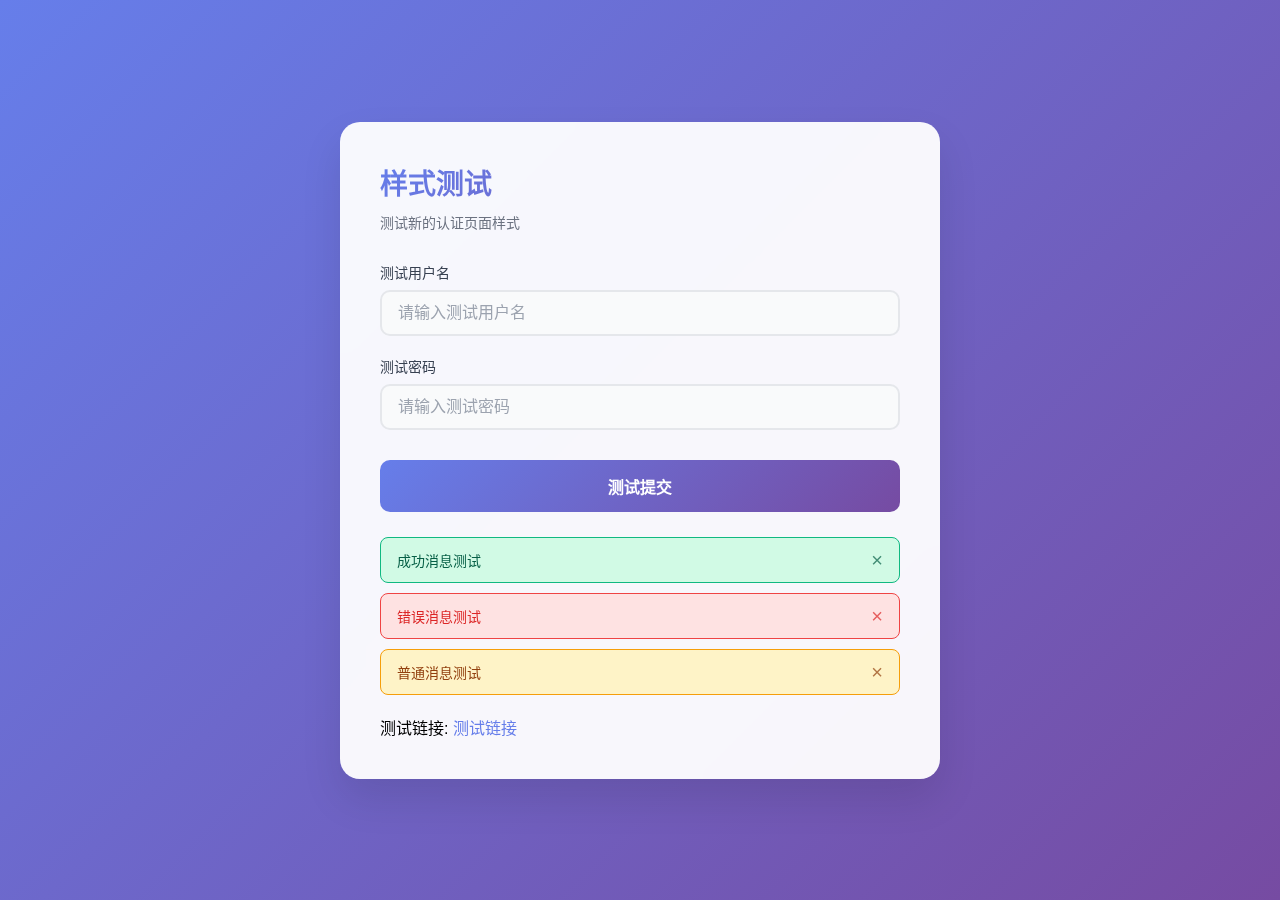
<file: frontend/templates/test.html>
<!DOCTYPE html>
<html lang="zh-CN">
<head>
    <meta charset="UTF-8">
    <meta name="viewport" content="width=device-width, initial-scale=1.0">
    <title>样式测试 - MagicMirror</title>
    <link rel="stylesheet" href="../static/css/auth.css">
</head>
<body>
    <div class="auth-container">
        <div class="auth-header">
            <h1 class="auth-title">样式测试</h1>
            <p class="auth-subtitle">测试新的认证页面样式</p>
        </div>
        
        <form class="auth-form" onsubmit="event.preventDefault(); return false;">
            <div class="form-group">
                <label class="form-label" for="test_username">测试用户名</label>
                <input 
                    type="text" 
                    id="test_username"
                    name="username" 
                    class="form-input" 
                    placeholder="请输入测试用户名"
                    required 
                    minlength="3"
                    maxlength="20"
                >
            </div>
            
            <div class="form-group">
                <label class="form-label" for="test_password">测试密码</label>
                <input 
                    type="password" 
                    id="test_password"
                    name="password" 
                    class="form-input" 
                    placeholder="请输入测试密码"
                    required 
                    minlength="6"
                >
            </div>
            
            <button type="submit" class="form-button">
                测试提交
            </button>
        </form>
        
        <div class="messages">
            <ul class="message-list">
                <li class="message-item success">成功消息测试</li>
                <li class="message-item error">错误消息测试</li>
                <li class="message-item">普通消息测试</li>
            </ul>
        </div>
        
        <div class="auth-links">
            <p>测试链接: <a href="#" class="auth-link">测试链接</a></p>
        </div>
    </div>
    
    <script src="../static/js/auth.js"></script>
</body>
</html>
</file>
<file: frontend/static/css/auth.css>
/* 认证页面样式 - 登录、注册、个人中心 */
* {
    margin: 0;
    padding: 0;
    box-sizing: border-box;
}

body {
    font-family: 'Segoe UI', Tahoma, Geneva, Verdana, sans-serif;
    background: linear-gradient(135deg, #667eea 0%, #764ba2 100%);
    min-height: 100vh;
    display: flex;
    justify-content: center;
    align-items: center;
    padding: 20px;
}

.auth-container {
    background: rgba(255, 255, 255, 0.95);
    backdrop-filter: blur(10px);
    border-radius: 20px;
    box-shadow: 0 20px 40px rgba(0, 0, 0, 0.1);
    padding: 40px;
    width: 100%;
    max-width: 600px;
    text-align: left;
    animation: fadeInUp 0.6s ease-out;
    max-height: 90vh;
    overflow-y: auto;
}

/* 个人中心容器特殊样式 */
.personal-form ~ .speaker-management ~ .personal-actions {
    text-align: center;
}

@keyframes fadeInUp {
    from {
        opacity: 0;
        transform: translateY(30px);
    }
    to {
        opacity: 1;
        transform: translateY(0);
    }
}

.auth-header {
    margin-bottom: 30px;
}

.auth-title {
    font-size: 28px;
    font-weight: 700;
    background: linear-gradient(135deg, #667eea 0%, #764ba2 100%);
    -webkit-background-clip: text;
    -webkit-text-fill-color: transparent;
    background-clip: text;
    margin-bottom: 10px;
}

.auth-subtitle {
    color: #6b7280;
    font-size: 14px;
}

.auth-form {
    margin-bottom: 25px;
}

.form-group {
    margin-bottom: 20px;
    text-align: left;
}

.form-label {
    display: block;
    margin-bottom: 8px;
    color: #374151;
    font-weight: 500;
    font-size: 14px;
}

.form-input {
    width: 100%;
    padding: 12px 16px;
    border: 2px solid #e5e7eb;
    border-radius: 10px;
    font-size: 16px;
    transition: all 0.3s ease;
    background: #f9fafb;
}

.form-input:focus {
    outline: none;
    border-color: #667eea;
    background: #fff;
    box-shadow: 0 0 0 3px rgba(102, 126, 234, 0.1);
}

.form-input::placeholder {
    color: #9ca3af;
}

.form-button {
    width: 100%;
    padding: 14px;
    background: linear-gradient(135deg, #667eea 0%, #764ba2 100%);
    color: white;
    border: none;
    border-radius: 10px;
    font-size: 16px;
    font-weight: 600;
    cursor: pointer;
    transition: all 0.3s ease;
    margin-top: 10px;
}

.form-button:hover {
    transform: translateY(-2px);
    box-shadow: 0 8px 25px rgba(102, 126, 234, 0.3);
}

.form-button:active {
    transform: translateY(0);
}

.auth-links {
    margin-top: 20px;
}

.auth-link {
    color: #667eea;
    text-decoration: none;
    font-weight: 500;
    transition: color 0.3s ease;
}

.auth-link:hover {
    color: #764ba2;
    text-decoration: underline;
}

.auth-divider {
    margin: 25px 0;
    position: relative;
    text-align: center;
}

.auth-divider::before {
    content: '';
    position: absolute;
    top: 50%;
    left: 0;
    right: 0;
    height: 1px;
    background: #e5e7eb;
}

.auth-divider-text {
    background: white;
    padding: 0 15px;
    position: relative;
    color: #9ca3af;
    font-size: 14px;
}

/* 个人中心特殊样式 */
.personal-info {
    background: #f8fafc;
    padding: 20px;
    border-radius: 12px;
    margin-bottom: 25px;
    border: 1px solid #e2e8f0;
}

.current-username {
    font-size: 18px;
    font-weight: 600;
    color: #1f2937;
    margin-bottom: 5px;
}

.personal-actions {
    display: flex;
    gap: 10px;
    margin-top: 20px;
}

.personal-actions .form-button {
    flex: 1;
    margin-top: 0;
}

.personal-actions .form-button.secondary {
    background: #6b7280;
}

.personal-actions .form-button.secondary:hover {
    background: #4b5563;
}

/* 消息提示样式 */
.messages {
    margin: 20px 0;
}

.message-list {
    list-style: none;
    padding: 0;
}

.message-item {
    background: #fef3c7;
    border: 1px solid #f59e0b;
    border-radius: 8px;
    padding: 12px 16px;
    margin-bottom: 10px;
    color: #92400e;
    font-size: 14px;
    animation: slideIn 0.3s ease-out;
}

.message-item.error {
    background: #fee2e2;
    border-color: #ef4444;
    color: #dc2626;
}

.message-item.success {
    background: #d1fae5;
    border-color: #10b981;
    color: #065f46;
}

@keyframes slideIn {
    from {
        opacity: 0;
        transform: translateX(-20px);
    }
    to {
        opacity: 1;
        transform: translateX(0);
    }
}

/* 响应式设计 */
@media (max-width: 480px) {
    .auth-container {
        padding: 30px 20px;
        margin: 10px;
    }
    
    .auth-title {
        font-size: 24px;
    }
    
    .personal-actions {
        flex-direction: column;
    }
}

/* 加载动画 */
.loading {
    display: inline-block;
    width: 20px;
    height: 20px;
    border: 3px solid #f3f3f3;
    border-top: 3px solid #667eea;
    border-radius: 50%;
    animation: spin 1s linear infinite;
}

@keyframes spin {
    0% { transform: rotate(0deg); }
    100% { transform: rotate(360deg); }
}

/* 表单验证样式 */
.form-input.error {
    border-color: #ef4444;
    background: #fef2f2;
}

.form-input.success {
    border-color: #10b981;
    background: #f0fdf4;
}

.error-text {
    color: #ef4444;
    font-size: 12px;
    margin-top: 5px;
    display: block;
}

/* 说话人管理样式 */
.speaker-management {
    margin-top: 30px;
    padding-top: 30px;
    border-top: 2px solid #e5e7eb;
}

.speaker-header {
    margin-bottom: 20px;
}

.speaker-title {
    font-size: 22px;
    font-weight: 600;
    color: #1f2937;
    margin-bottom: 8px;
}

.speaker-subtitle {
    color: #6b7280;
    font-size: 14px;
}

.add-speaker-section {
    margin-bottom: 25px;
}

.add-speaker-btn {
    width: 100%;
    padding: 12px 16px;
    background: linear-gradient(135deg, #667eea 0%, #764ba2 100%);
    color: white;
    border: none;
    border-radius: 10px;
    font-size: 14px;
    font-weight: 500;
    cursor: pointer;
    transition: all 0.3s ease;
    display: flex;
    align-items: center;
    justify-content: center;
    gap: 8px;
}

.add-speaker-btn:hover {
    transform: translateY(-2px);
    box-shadow: 0 4px 12px rgba(102, 126, 234, 0.3);
}

.add-speaker-btn:disabled {
    opacity: 0.6;
    cursor: not-allowed;
    transform: none;
}

.add-speaker-form {
    margin-top: 20px;
    padding: 20px;
    background: #f8fafc;
    border-radius: 12px;
    border: 1px solid #e2e8f0;
    animation: slideDown 0.3s ease-out;
}

@keyframes slideDown {
    from {
        opacity: 0;
        transform: translateY(-10px);
    }
    to {
        opacity: 1;
        transform: translateY(0);
    }
}

.add-speaker-form h3 {
    font-size: 18px;
    font-weight: 600;
    color: #1f2937;
    margin-bottom: 20px;
}

.add-speaker-form textarea {
    resize: vertical;
    min-height: 80px;
}

.add-speaker-form input[type="file"] {
    padding: 8px;
}

.form-actions {
    display: flex;
    gap: 10px;
    margin-top: 20px;
}

.form-actions .form-button {
    flex: 1;
    margin-top: 0;
}

.speakers-list {
    margin-top: 20px;
}

.speaker-item {
    background: #f8fafc;
    border: 2px solid #e2e8f0;
    border-radius: 12px;
    padding: 16px;
    margin-bottom: 12px;
    display: flex;
    align-items: center;
    justify-content: space-between;
    transition: all 0.3s ease;
    animation: slideIn 0.3s ease-out;
}

.speaker-item:hover {
    border-color: #667eea;
    box-shadow: 0 2px 8px rgba(102, 126, 234, 0.1);
}

.speaker-item.current {
    border-color: #667eea;
    background: rgba(102, 126, 234, 0.05);
}

.speaker-item-info {
    flex: 1;
    min-width: 0;
}

.speaker-item-name {
    font-size: 16px;
    font-weight: 600;
    color: #1f2937;
    margin-bottom: 4px;
    display: flex;
    align-items: center;
    gap: 8px;
}

.speaker-item-name .current-badge {
    background: linear-gradient(135deg, #667eea 0%, #764ba2 100%);
    color: white;
    font-size: 11px;
    padding: 2px 8px;
    border-radius: 12px;
    font-weight: 500;
}

.speaker-item-meta {
    font-size: 12px;
    color: #6b7280;
    margin-top: 4px;
}

.speaker-item-actions {
    display: flex;
    gap: 8px;
    align-items: center;
}

.speaker-action-btn {
    padding: 8px 16px;
    border: none;
    border-radius: 8px;
    font-size: 14px;
    font-weight: 500;
    cursor: pointer;
    transition: all 0.3s ease;
    display: flex;
    align-items: center;
    gap: 6px;
}

.speaker-switch-btn {
    background: rgba(102, 126, 234, 0.1);
    color: #667eea;
}

.speaker-switch-btn:hover {
    background: rgba(102, 126, 234, 0.2);
}

.speaker-switch-btn.current {
    background: linear-gradient(135deg, #667eea 0%, #764ba2 100%);
    color: white;
}

.speaker-delete-btn {
    background: rgba(239, 68, 68, 0.1);
    color: #ef4444;
}

.speaker-delete-btn:hover {
    background: rgba(239, 68, 68, 0.2);
}

.speaker-item-empty {
    text-align: center;
    padding: 40px 20px;
    color: #9ca3af;
    font-size: 14px;
}

.speaker-item-empty svg {
    width: 48px;
    height: 48px;
    margin-bottom: 12px;
    opacity: 0.5;
}
</file>
